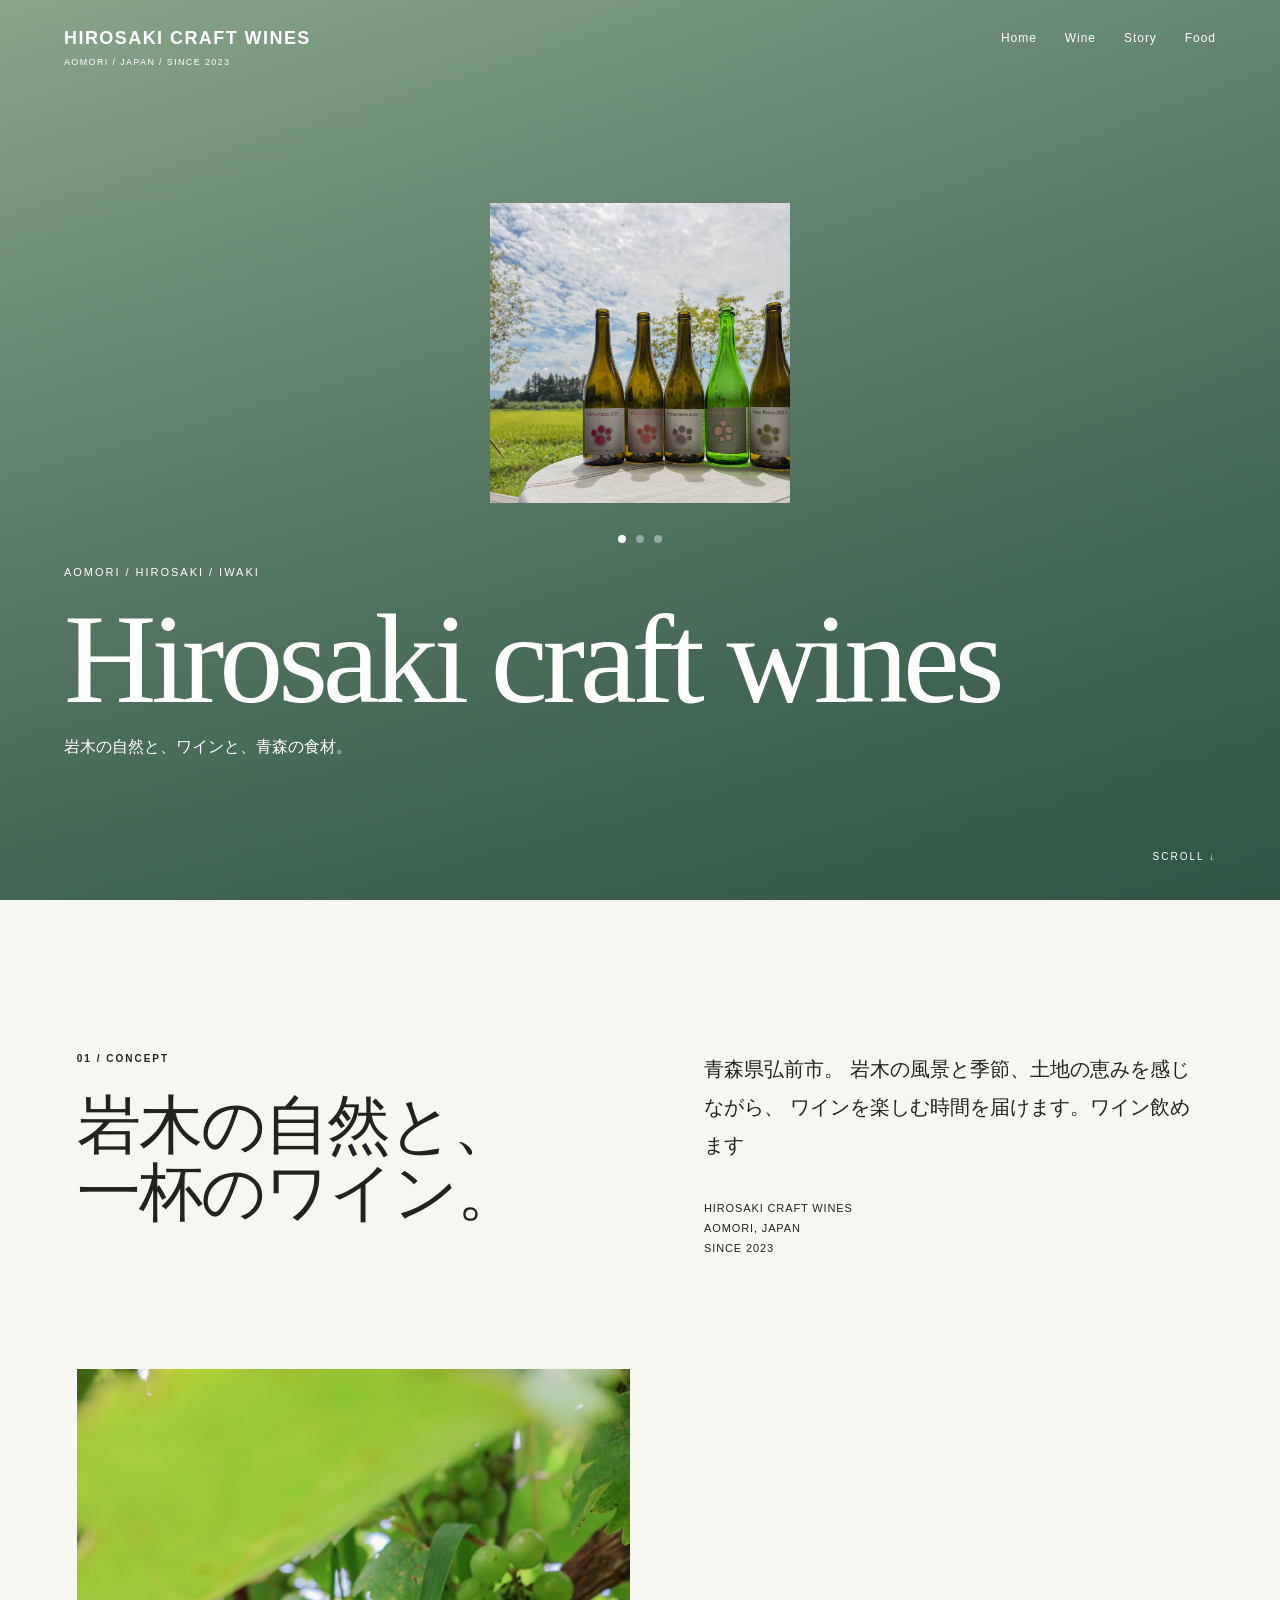
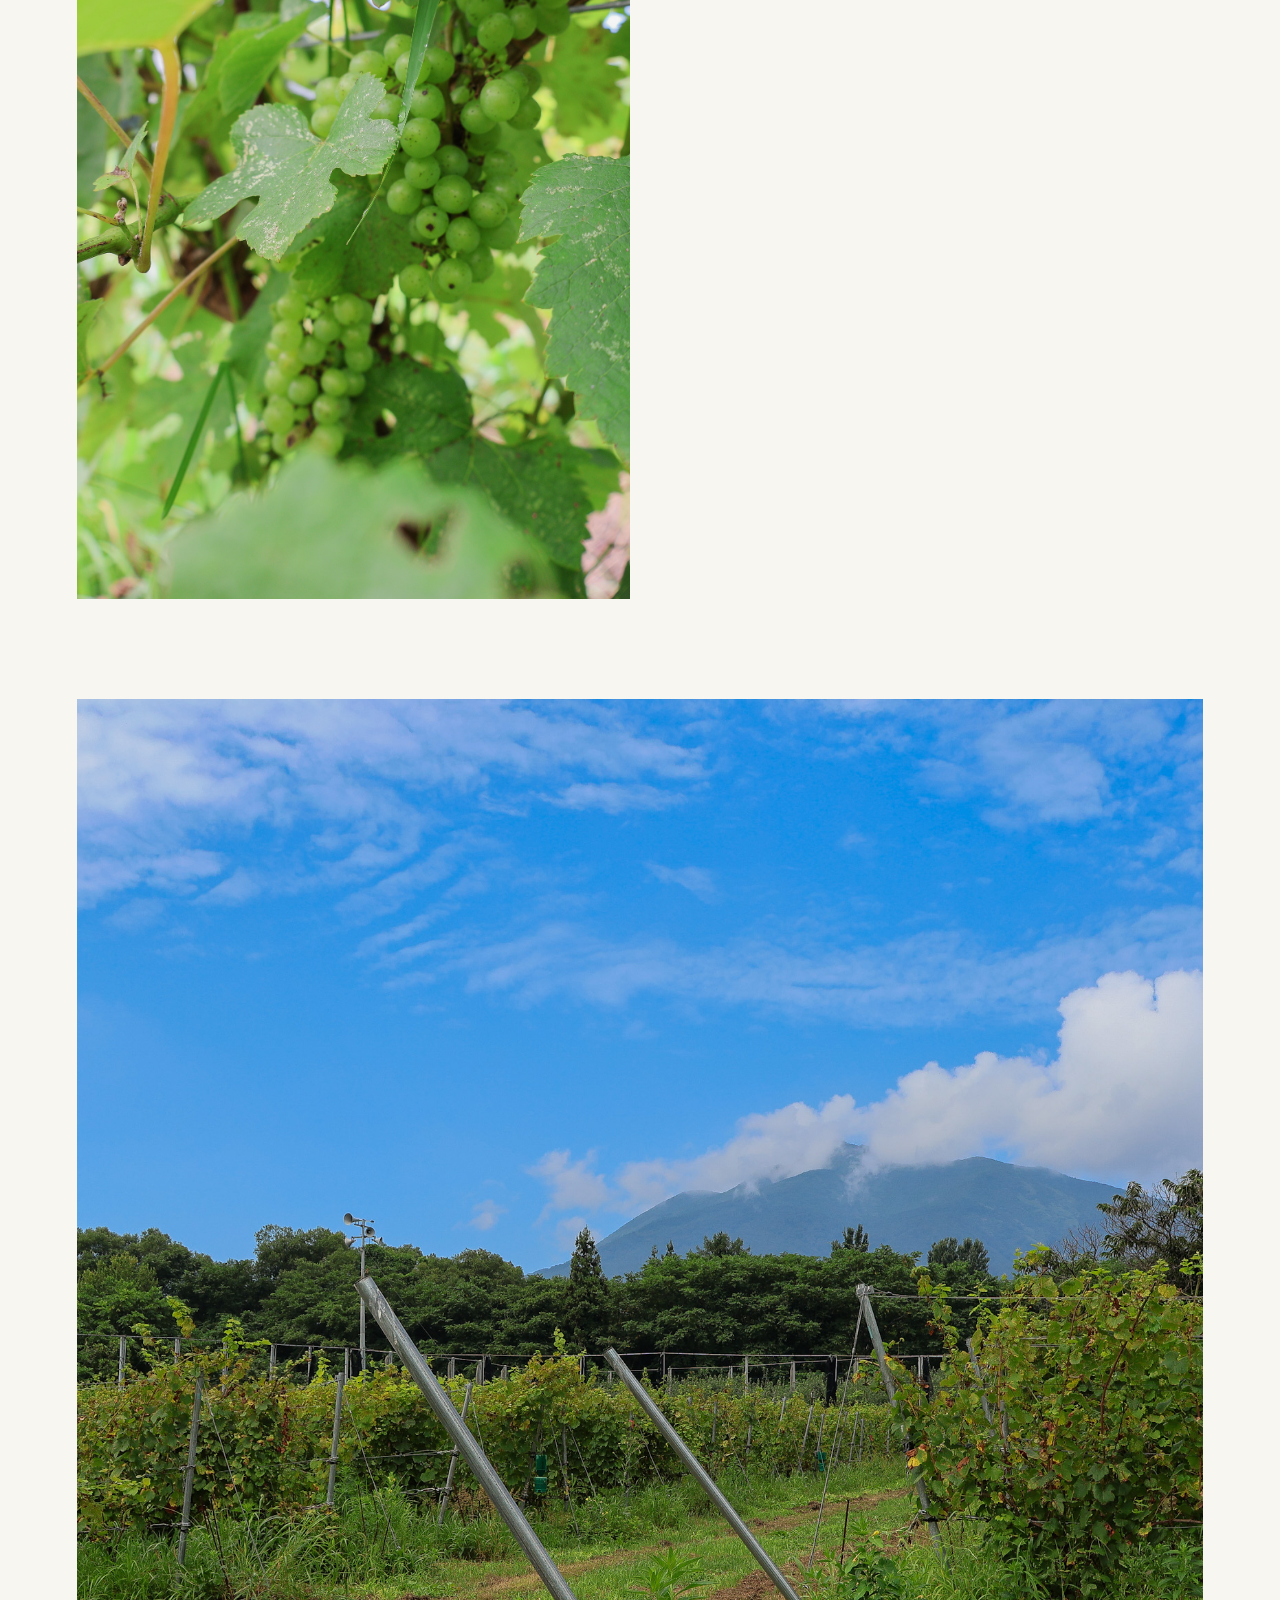
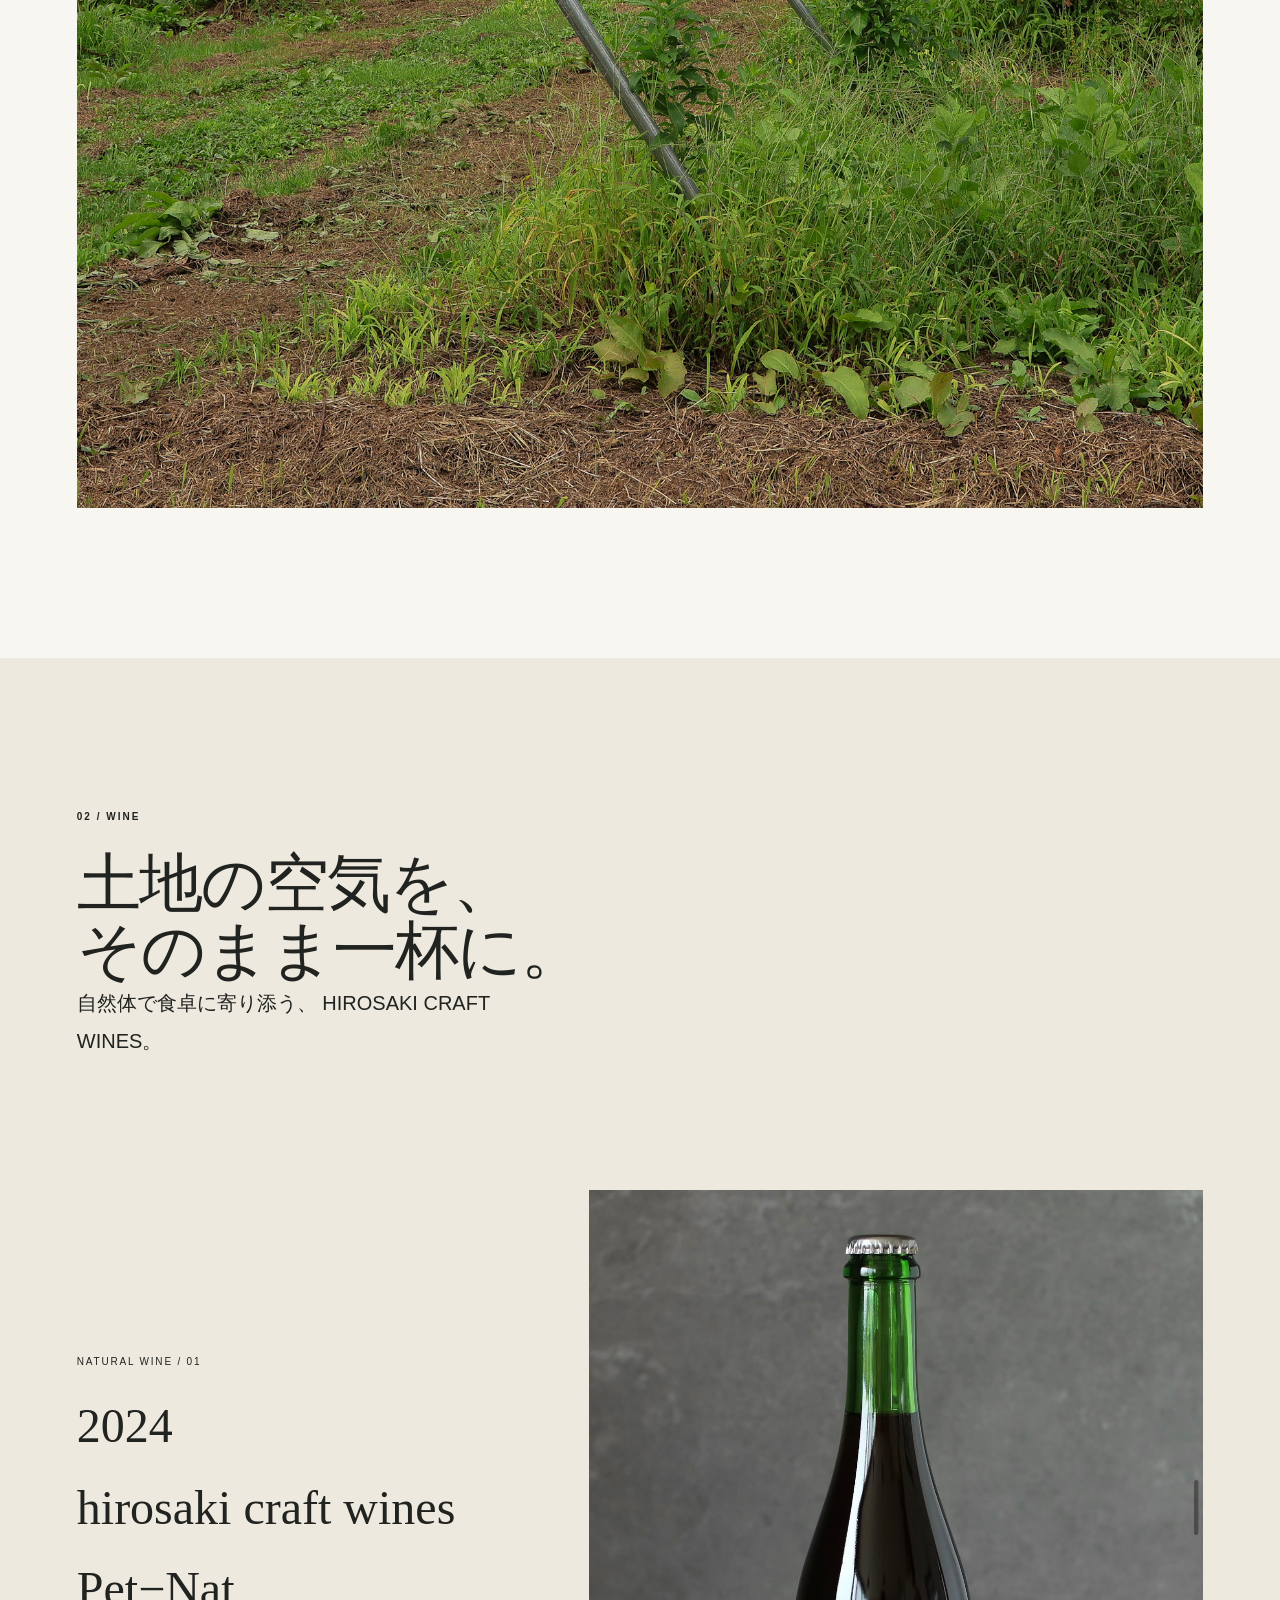
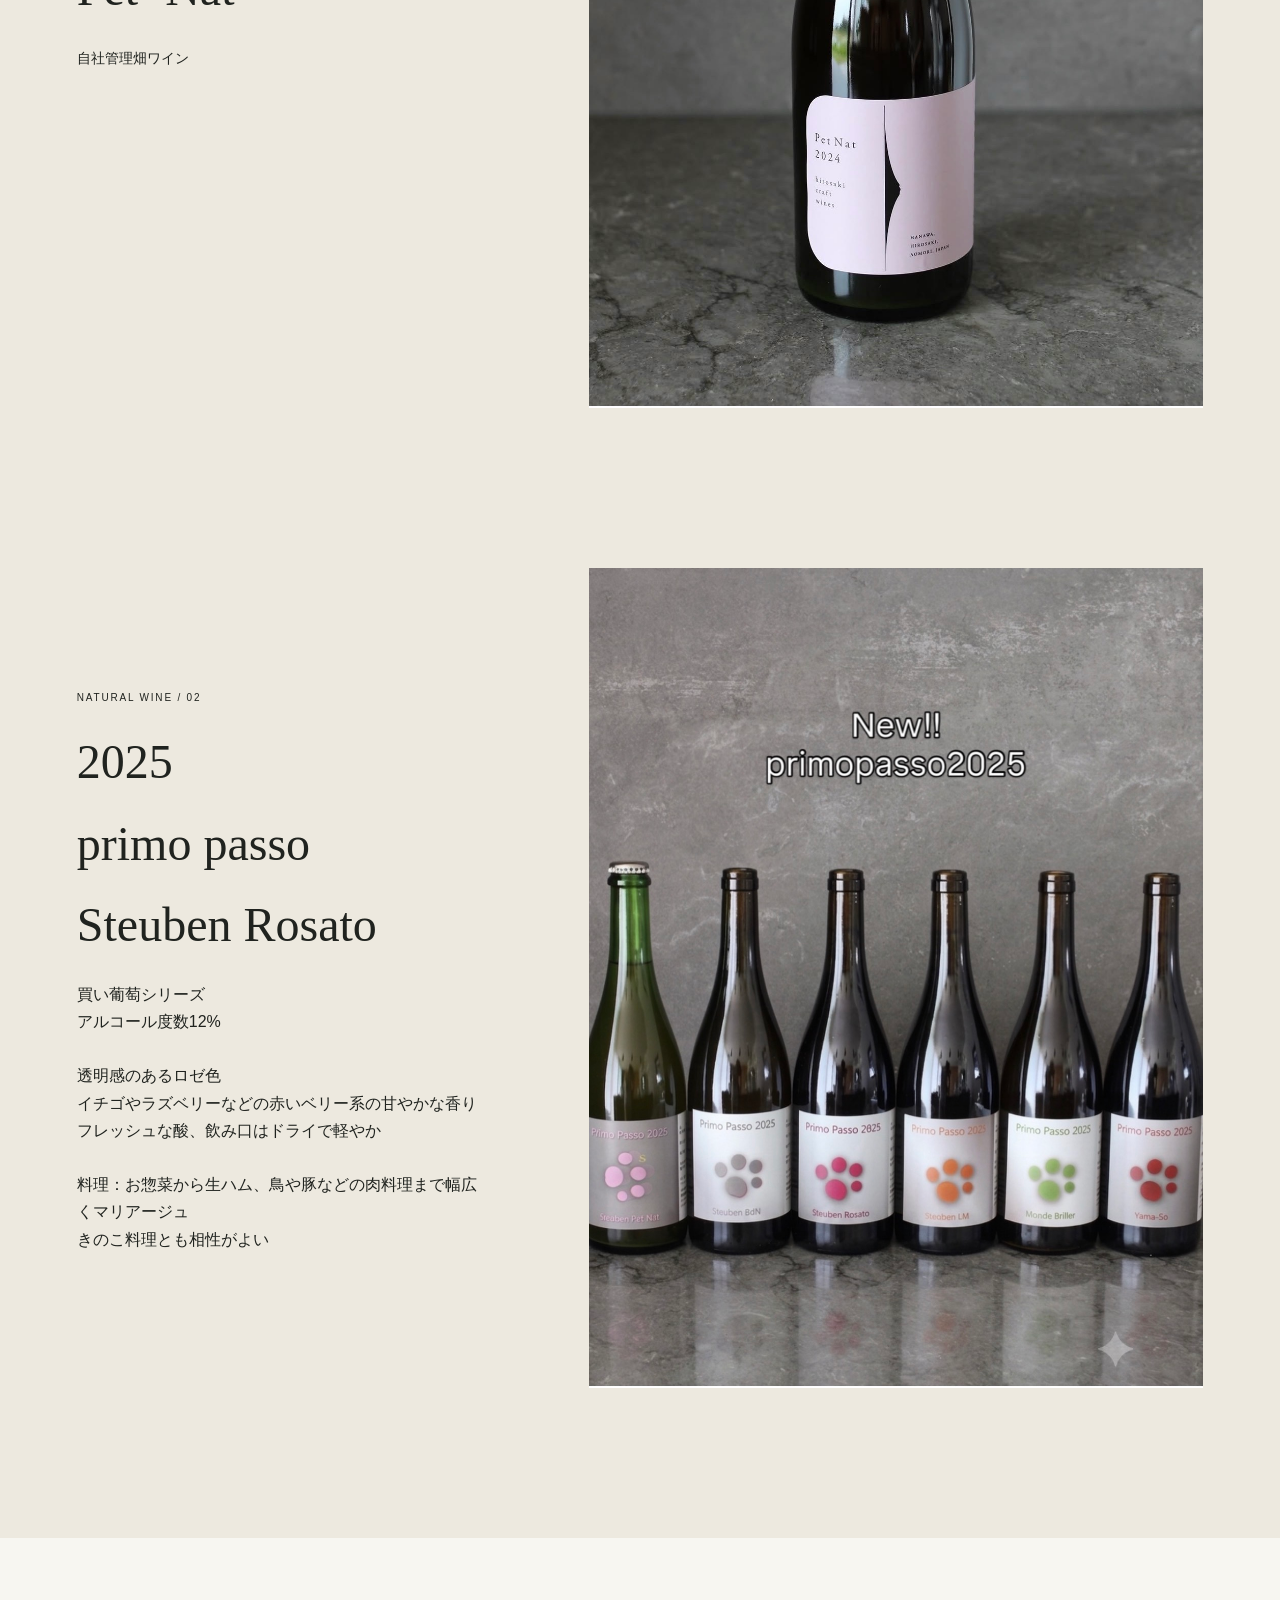
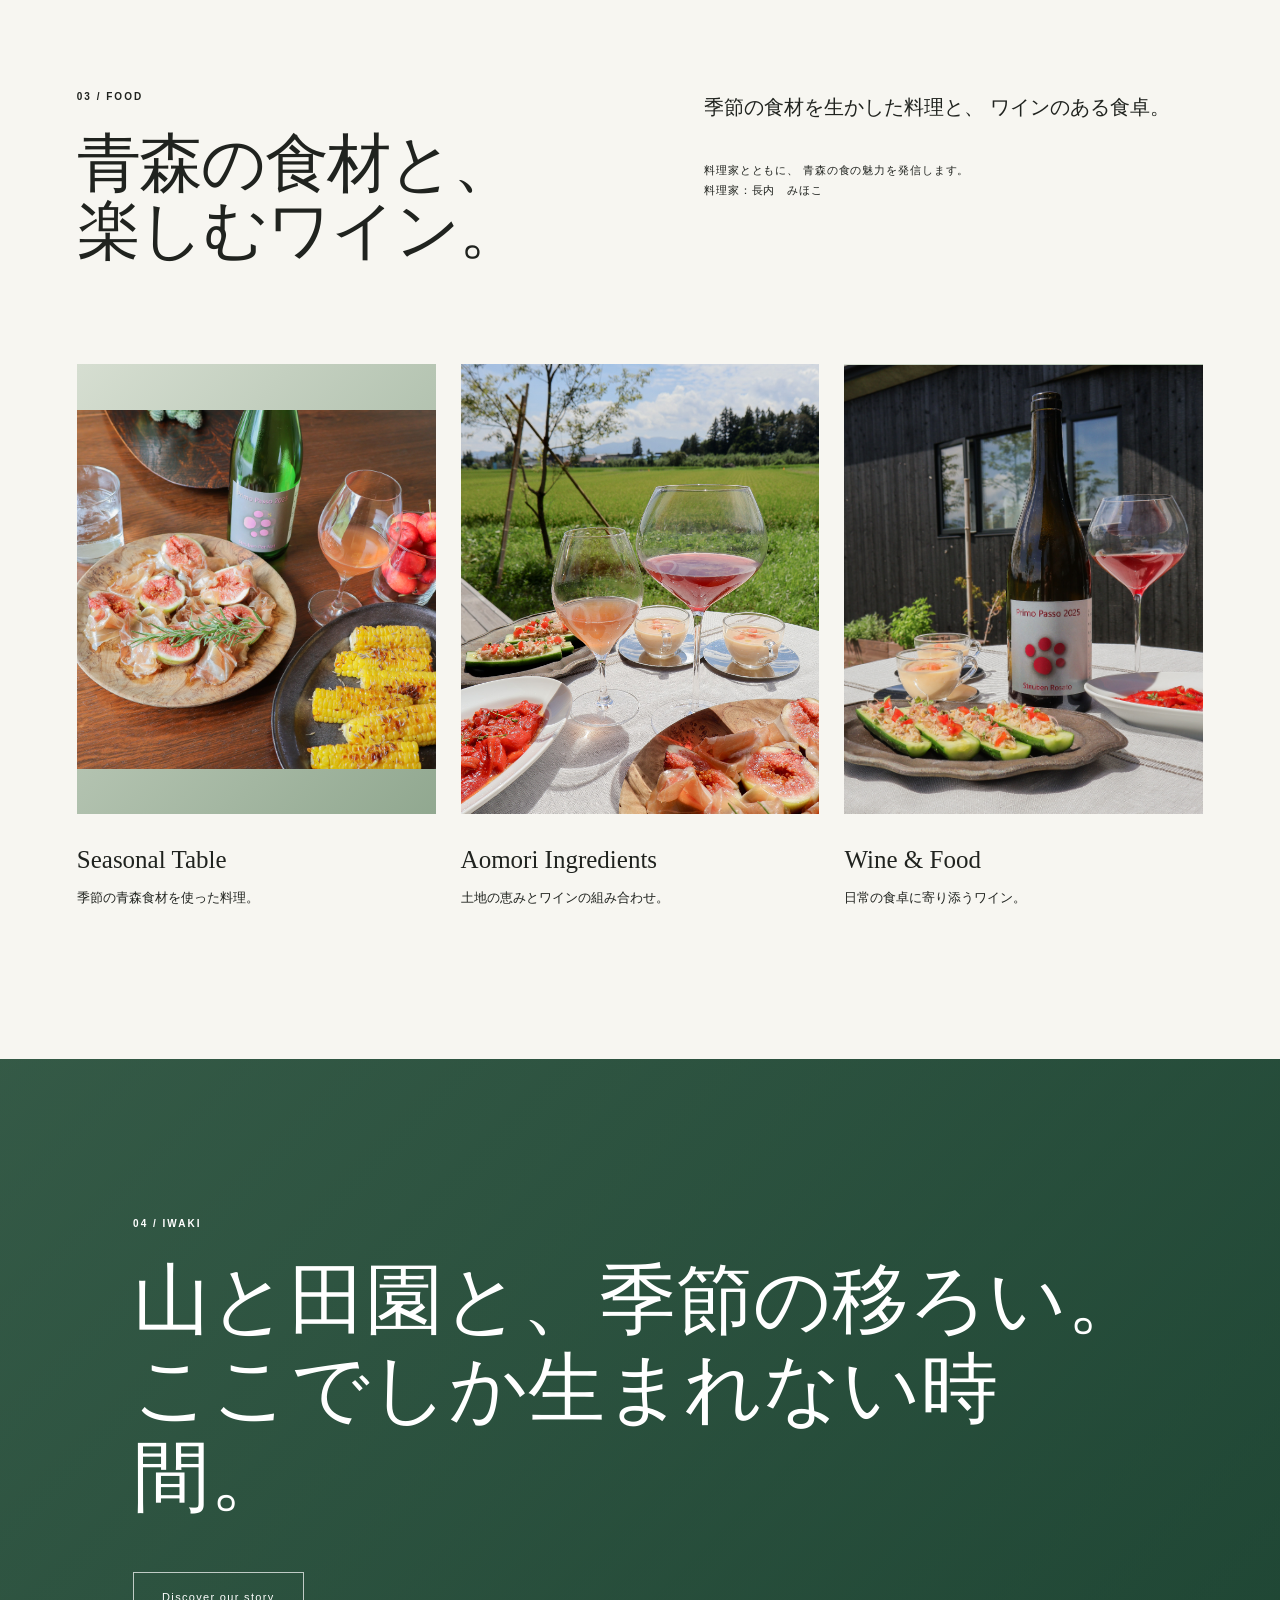
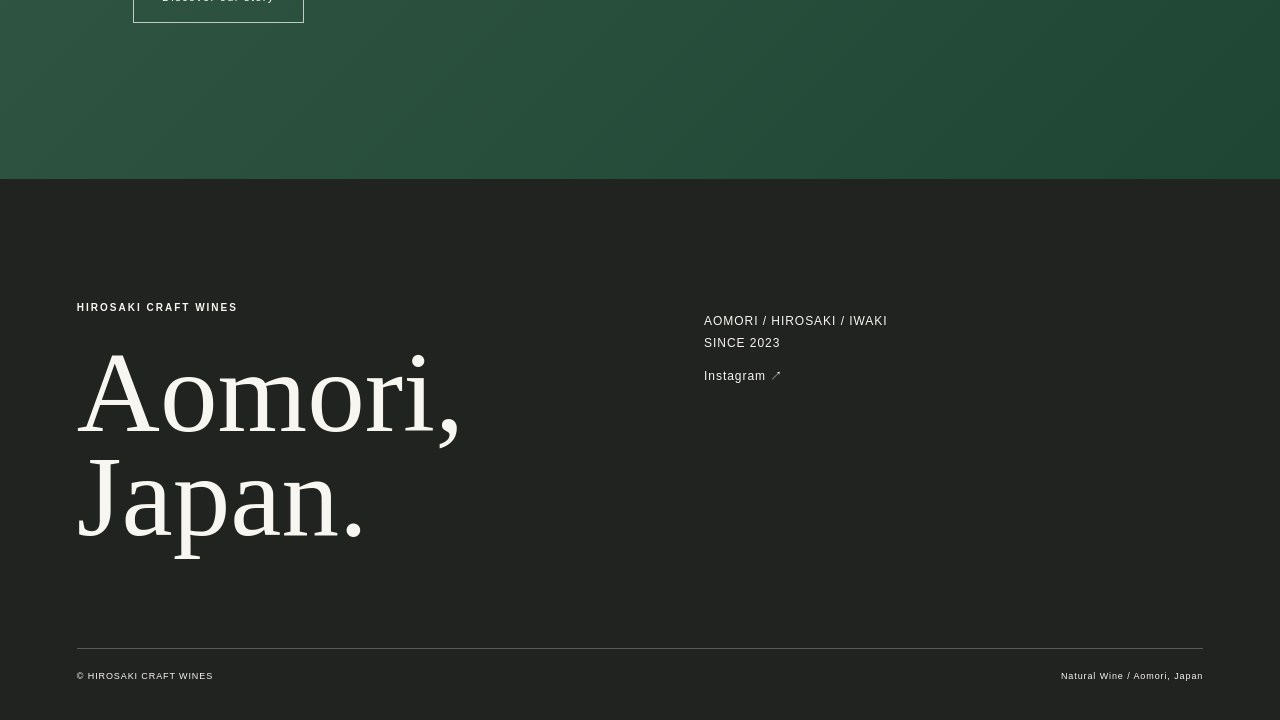
<file: index.html>
<!doctype html>
<html lang="ja">

<head>
   <meta charset="utf-8">
   <meta name="viewport" content="width=device-width,initial-scale=1">

   <title>HIROSAKI CRAFT WINES</title>

   <link rel="stylesheet" href="style.css">
</head>

<body>

   <header class="header">

       <a class="logo" href="index.html">
           HIROSAKI CRAFT WINES
           <small>AOMORI / JAPAN / SINCE 2023</small>
       </a>

       <nav class="menu">
           <a href="index.html">Home</a>
           <a href="wine.html">Wine</a>
           <a href="story.html">Story</a>
           <a href="#food">Food</a>
       </nav>

   </header>


   <!-- HERO -->

   <section class="hero">

       <div class="hero-photo"></div>

       <div class="hero-inner">
<!-- PHOTO SLIDER -->

<div class="hero-slider">

 <div class="hero-slides">

   <div class="hero-slide active">
     <img src="IMG_5281.JPG" alt="Hirosaki Craft Wines">
   </div>

   <div class="hero-slide">
     <img src="IMG_2568.JPG" alt="Hirosaki Craft Wines">
   </div>

   <div class="hero-slide">
     <img src="IMG_2379.JPG" alt="Iwaki">
   </div>

 </div>

 <div class="slider-dots">
   <button class="dot active"></button>
   <button class="dot"></button>
   <button class="dot"></button>
 </div>

</div>

           <div class="eyebrow">
               Aomori / Hirosaki / Iwaki
           </div>

           <h1>
               Hirosaki craft wines
           </h1>

           <p>
               岩木の自然と、ワインと、青森の食材。
           </p>

       </div>

       <div class="scroll">
           SCROLL ↓
       </div>

   </section>


   <!-- CONCEPT -->

   <section class="section">

       <div class="intro">

           <div>

               <div class="kicker">
                   01 / Concept
               </div>

               <h2>
                   岩木の自然と、<br>
                   一杯のワイン。
               </h2>

           </div>


           <div>

               <p class="lead">
                   青森県弘前市。
                   岩木の風景と季節、土地の恵みを感じながら、
                   ワインを楽しむ時間を届けます。ワイン飲めます
               </p>

               <p class="small-copy">
                   HIROSAKI CRAFT WINES<br>
                   AOMORI, JAPAN<br>
                   SINCE 2023
               </p>

           </div>

       </div>


       <div class="image-grid">

           <div class="image-box">
               <img src="IMG_2224.JPG" alt="岩木の自然">
           </div>

       </div>
       </div>

       <div class="image-box tall">
           <img src="IMG_2220.JPG" alt="岩木の自然">
       </div>
       </div>
       </div>

       </div>

   </section>


   <!-- WINE -->

   <section class="section wine">

       <div class="kicker">
           02 / Wine
       </div>

       <h2>
           土地の空気を、<br>
           そのまま一杯に。
       </h2>

       <p class="lead">
           自然体で食卓に寄り添う、
           HIROSAKI CRAFT WINES。
       </p>


       <div class="product">

           <div>

               <div class="meta">
                   Natural Wine / 01
               </div>

               <h3>
                   2024<br>
                   hirosaki craft wines

                   Pet−Nat
               </h3>

               <p>
                   自社管理畑ワイン<br>
                   <br>
                   <br>
                   <br>
                   <br>
                   <br>
                   <br>
                  
            

               </p>

           </div>


           <div class="image-box">

               <div class="placeholder">
                   <img src="IMG_5672.JPG" alt="岩木の自然">
               </div>

           </div>

       </div>


       <div class="product">

           <div>

               <div class="meta">
                   Natural Wine / 02
               </div>

               <h3>
                   2025<br>
                   primo passo
                   <br>
                   Steuben Rosato
               </h3>
               買い葡萄シリーズ<br>
               アルコール度数12%<br>
               <br>
               透明感のあるロゼ色<br>
               イチゴやラズベリーなどの赤いベリー系の甘やかな香り<br>
               フレッシュな酸、飲み口はドライで軽やか<br>
               <br>
               料理：お惣菜から生ハム、鳥や豚などの肉料理まで幅広くマリアージュ<br>
               きのこ料理とも相性がよい

               <p>

               </p>

           </div>


           <div class="image-box">

               <div class="placeholder">
                   <img src="IMG_5671.JPG" alt="岩木の自然">
               </div>

           </div>

       </div>

   </section>


   <!-- FOOD -->

   <section id="food" class="section alt">

       <div class="intro">

           <div>

               <div class="kicker">
                   03 / Food
               </div>

               <h2>
                   青森の食材と、<br>
                   楽しむワイン。
               </h2>

           </div>


           <div>

               <p class="lead">
                   季節の食材を生かした料理と、
                   ワインのある食卓。
               </p>

               <p class="small-copy">
                   料理家とともに、
                   青森の食の魅力を発信します。<br>
				   料理家：長内　みほこ
               </p>

           </div>

       </div>


       <div class="cards">

           <article class="card">

               <div class="card-image">
                   <div class="placeholder">
                       <img src="IMG_2417.JPG" alt="岩木の自然">
                   </div>
               </div>

               <h3>
                   Seasonal Table
               </h3>

               <p>
                   季節の青森食材を使った料理。
               </p>

           </article>


           <article class="card">

               <div class="card-image">
                   <div class="placeholder">
                       <img src="IMG_2379.JPG" alt="岩木の自然">
                   </div>
               </div>

               <h3>
                   Aomori Ingredients
               </h3>

               <p>
                   土地の恵みとワインの組み合わせ。
               </p>

           </article>


           <article class="card">

               <div class="card-image">
                   <div class="placeholder">
                       <img src="IMG_2354.JPG" alt="岩木の自然">
                   </div>
               </div>

               <h3>
                   Wine & Food
               </h3>

               <p>
                   日常の食卓に寄り添うワイン。
               </p>

           </article>

       </div>

   </section>


   <!-- IWAKI -->

   <section class="section green">

       <div class="quote">

           <div class="kicker">
               04 / Iwaki
           </div>

           <p>
               山と田園と、季節の移ろい。<br>
               ここでしか生まれない時間。
           </p>

           <a class="button" href="story.html">
               Discover our story
           </a>

       </div>

   </section>


   <!-- FOOTER -->

   <footer class="footer">

       <div class="footer-top">

           <div>

               <div class="kicker">
                   HIROSAKI CRAFT WINES
               </div>

               <h2>
                   Aomori,<br>
                   Japan.
               </h2>

           </div>


           <div>

               <p>
                   AOMORI / HIROSAKI / IWAKI<br>
                   SINCE 2023
               </p>

               <p>
                   <a href="https://www.instagram.com/hirosaki_craft_wines/" target="_blank">
                       Instagram ↗
                   </a>
               </p>

           </div>

       </div>


       <div class="footer-bottom">

           <span>
               © HIROSAKI CRAFT WINES
           </span>

           <span>
               Natural Wine / Aomori, Japan
           </span>

       </div>

   </footer>

<script>

const slides = document.querySelectorAll(".hero-slide");
const dots = document.querySelectorAll(".dot");

let current = 0;

function showSlide(index) {

 slides.forEach((slide) => {
   slide.classList.remove("active");
 });

 dots.forEach((dot) => {
   dot.classList.remove("active");
 });

 slides[index].classList.add("active");
 dots[index].classList.add("active");

 current = index;
}


function nextSlide() {

 let next = current + 1;

 if (next >= slides.length) {
   next = 0;
 }

 showSlide(next);
}


/* 自動切り替え */

setInterval(nextSlide, 4000);


/* ドットを押したら切り替え */

dots.forEach((dot, index) => {

 dot.addEventListener("click", () => {
   showSlide(index);
 });

});


/* スワイプ */

let startX = 0;

const slider = document.querySelector(".hero-slider");

slider.addEventListener("touchstart", (e) => {
 startX = e.touches[0].clientX;
});


slider.addEventListener("touchend", (e) => {

 const endX = e.changedTouches[0].clientX;

 const distance = endX - startX;

 if (Math.abs(distance) > 50) {

   if (distance < 0) {
     nextSlide();
   } else {

     let prev = current - 1;

     if (prev < 0) {
       prev = slides.length - 1;
     }

     showSlide(prev);
   }

 }

});

</script>
</body>

</html>
</file>
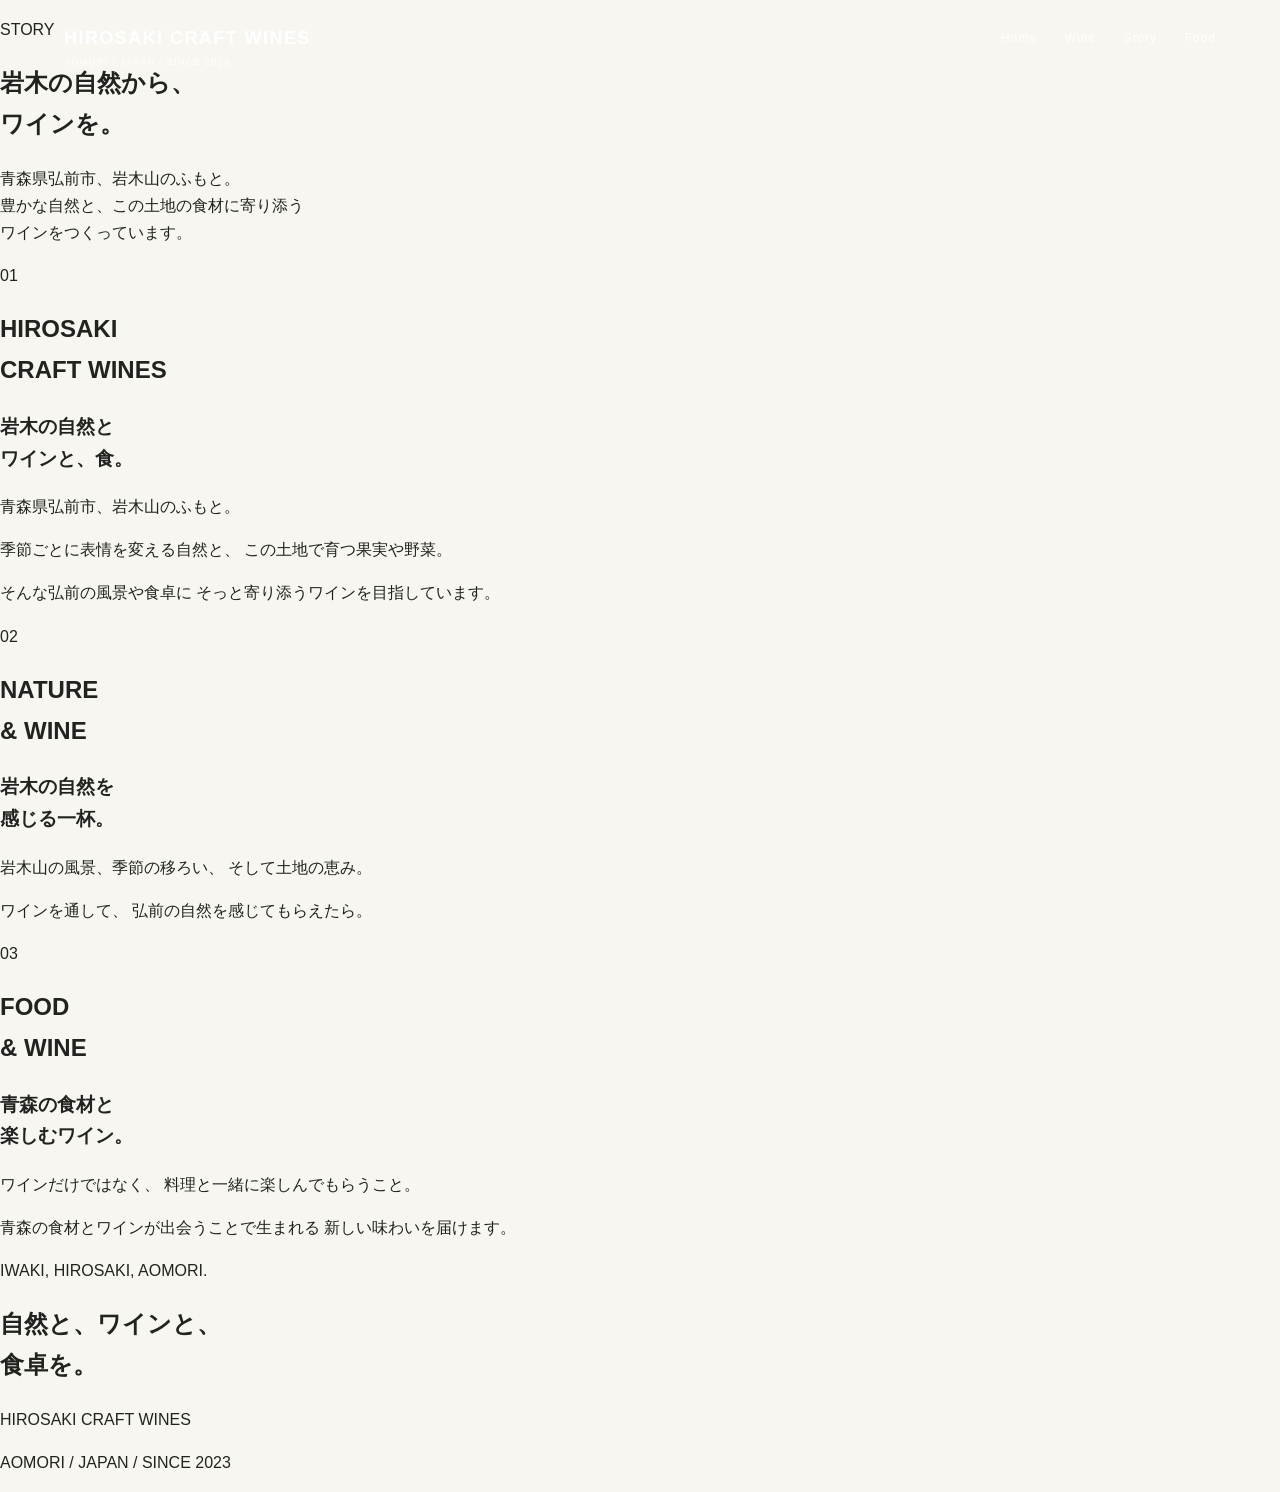
<file: story.html>
<!doctype html>
<html lang="ja">

<head>
<meta charset="utf-8">
<meta name="viewport" content="width=device-width, initial-scale=1">

<title>STORY | HIROSAKI CRAFT WINES</title>

<link rel="stylesheet" href="style.css">
</head>

<body>

<header class="header">

<a class="logo" href="index.html">
HIROSAKI CRAFT WINES
<small>AOMORI / JAPAN / SINCE 2023</small>
</a>

<nav class="menu">
<a href="index.html">Home</a>
<a href="wine.html">Wine</a>
<a href="story.html">Story</a>
<a href="index.html#food">Food</a>
</nav>

</header>


<main>

<section class="story-hero">

<div class="story-hero-text">

<p class="small-title">STORY</p>

<h1>
岩木の自然から、<br>
ワインを。
</h1>

<p>
青森県弘前市、岩木山のふもと。<br>
豊かな自然と、この土地の食材に寄り添う<br>
ワインをつくっています。
</p>

</div>

</section>


<section class="story-section">

<div class="story-title">

<p>01</p>

<h2>
HIROSAKI<br>
CRAFT WINES
</h2>

</div>


<div class="story-text">

<h3>
岩木の自然と<br>
ワインと、食。
</h3>

<p>
青森県弘前市、岩木山のふもと。
</p>

<p>
季節ごとに表情を変える自然と、
この土地で育つ果実や野菜。
</p>

<p>
そんな弘前の風景や食卓に
そっと寄り添うワインを目指しています。
</p>

</div>

</section>


<section class="story-section reverse">

<div class="story-title">

<p>02</p>

<h2>
NATURE<br>
& WINE
</h2>

</div>


<div class="story-text">

<h3>
岩木の自然を<br>
感じる一杯。
</h3>

<p>
岩木山の風景、季節の移ろい、
そして土地の恵み。
</p>

<p>
ワインを通して、
弘前の自然を感じてもらえたら。
</p>

</div>

</section>


<section class="story-section">

<div class="story-title">

<p>03</p>

<h2>
FOOD<br>
& WINE
</h2>

</div>


<div class="story-text">

<h3>
青森の食材と<br>
楽しむワイン。
</h3>

<p>
ワインだけではなく、
料理と一緒に楽しんでもらうこと。
</p>

<p>
青森の食材とワインが出会うことで生まれる
新しい味わいを届けます。
</p>

</div>

</section>


<section class="story-message">

<p>
IWAKI, HIROSAKI, AOMORI.
</p>

<h2>
自然と、ワインと、<br>
食卓を。
</h2>

</section>

</main>


<footer>

<p>HIROSAKI CRAFT WINES</p>
<p>AOMORI / JAPAN / SINCE 2023</p>

</footer>

</body>
</html>
</file>
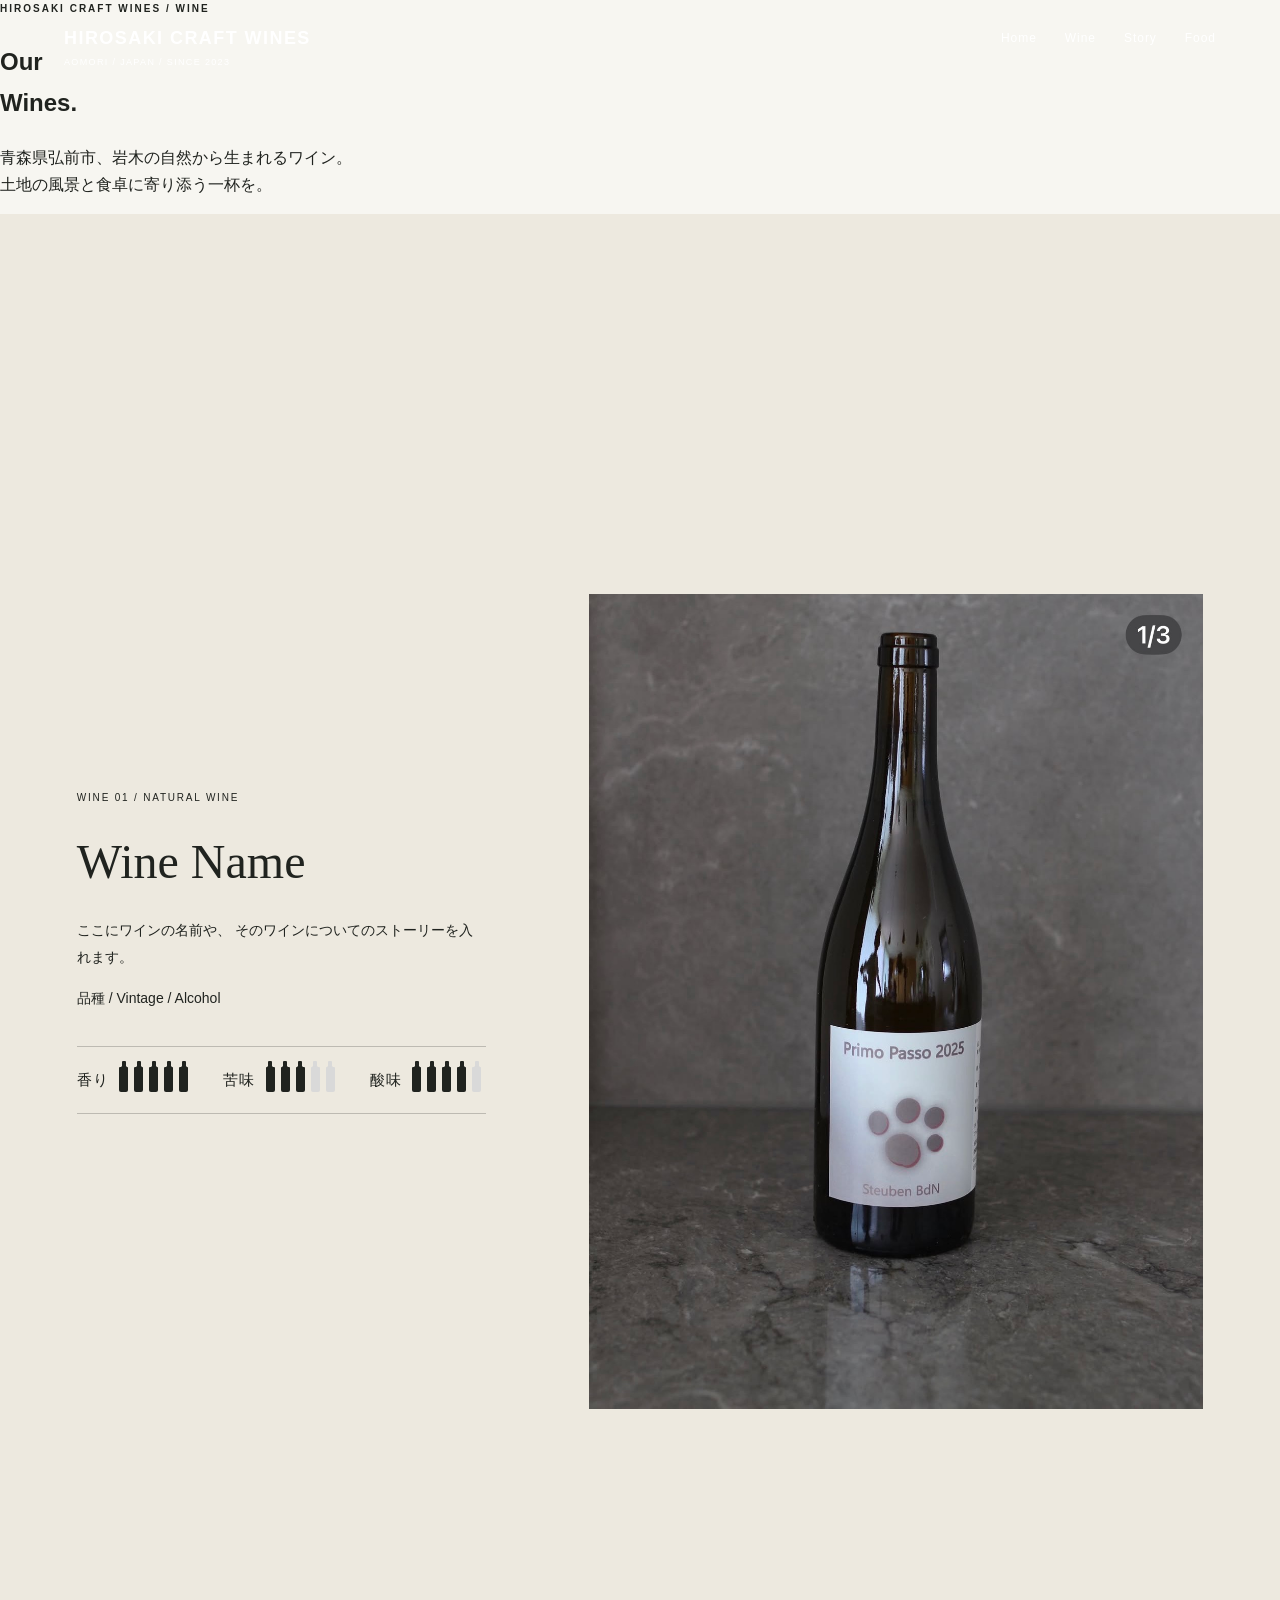
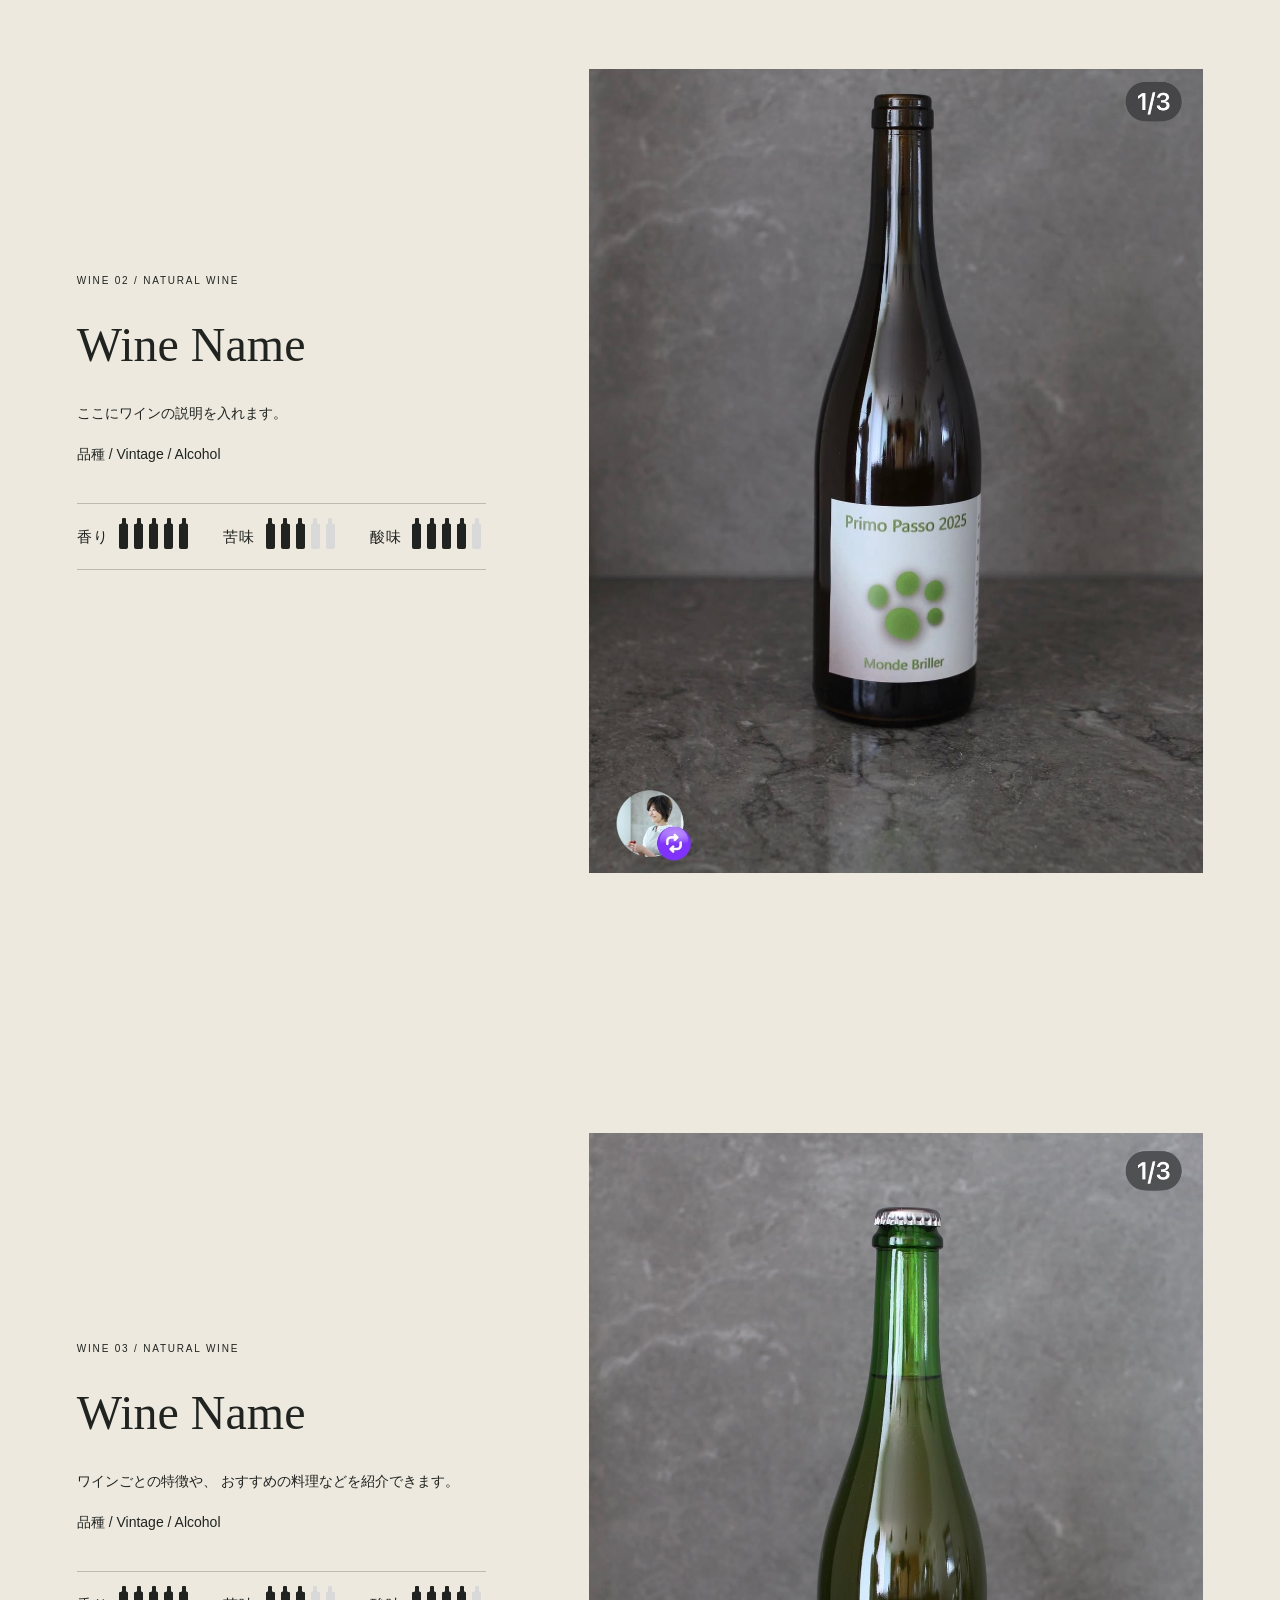
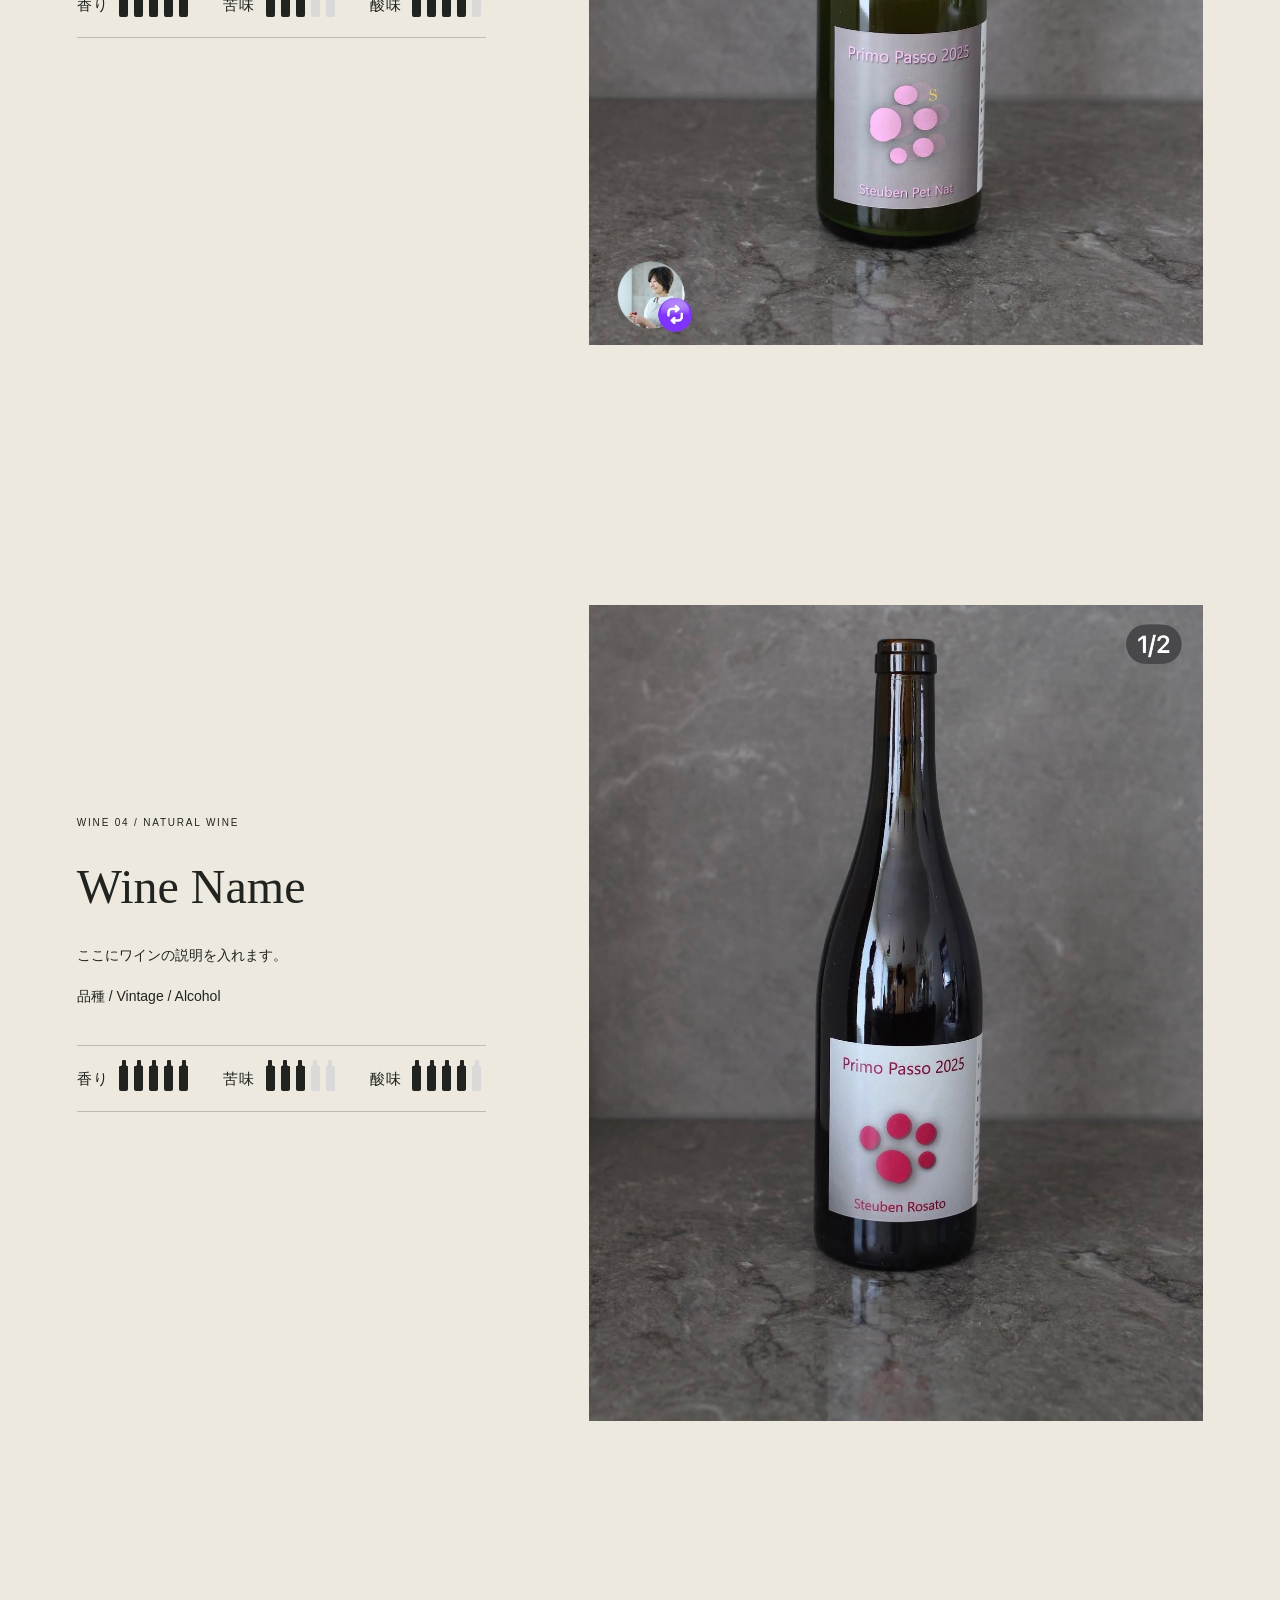
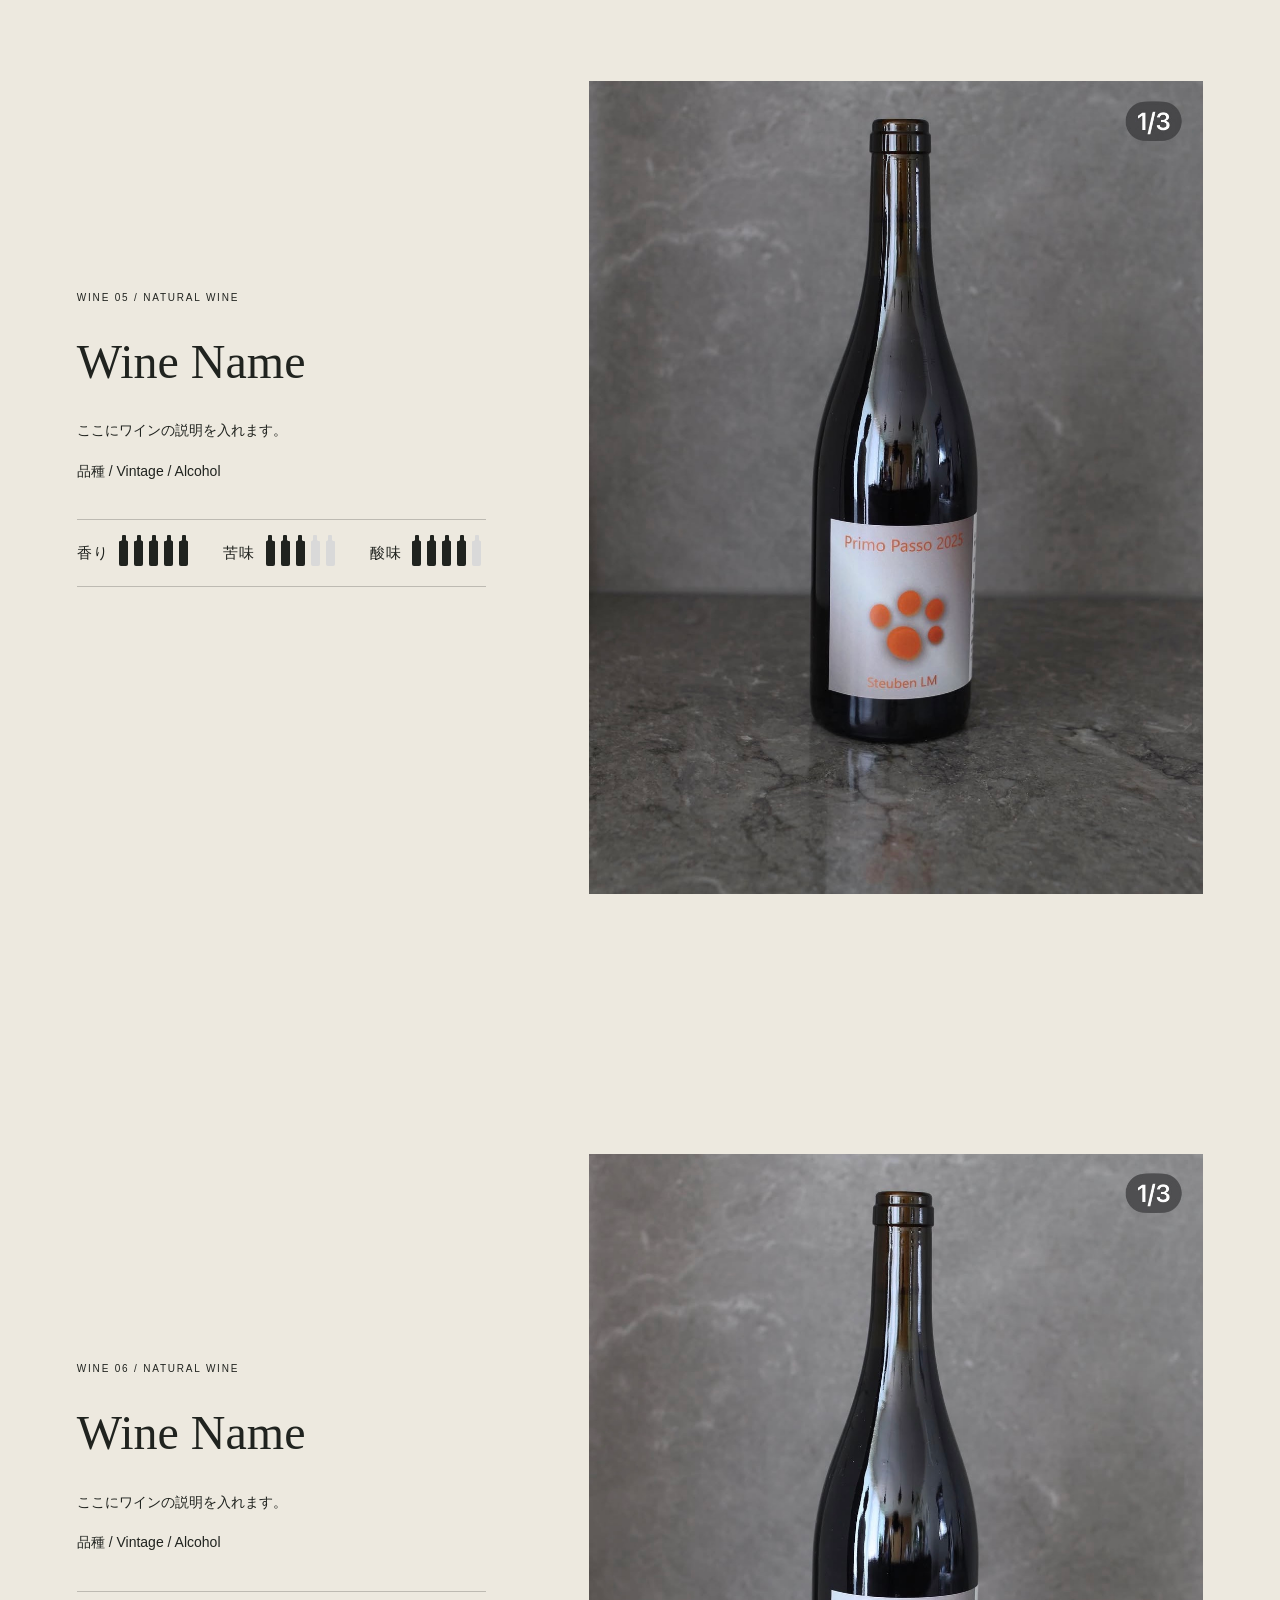
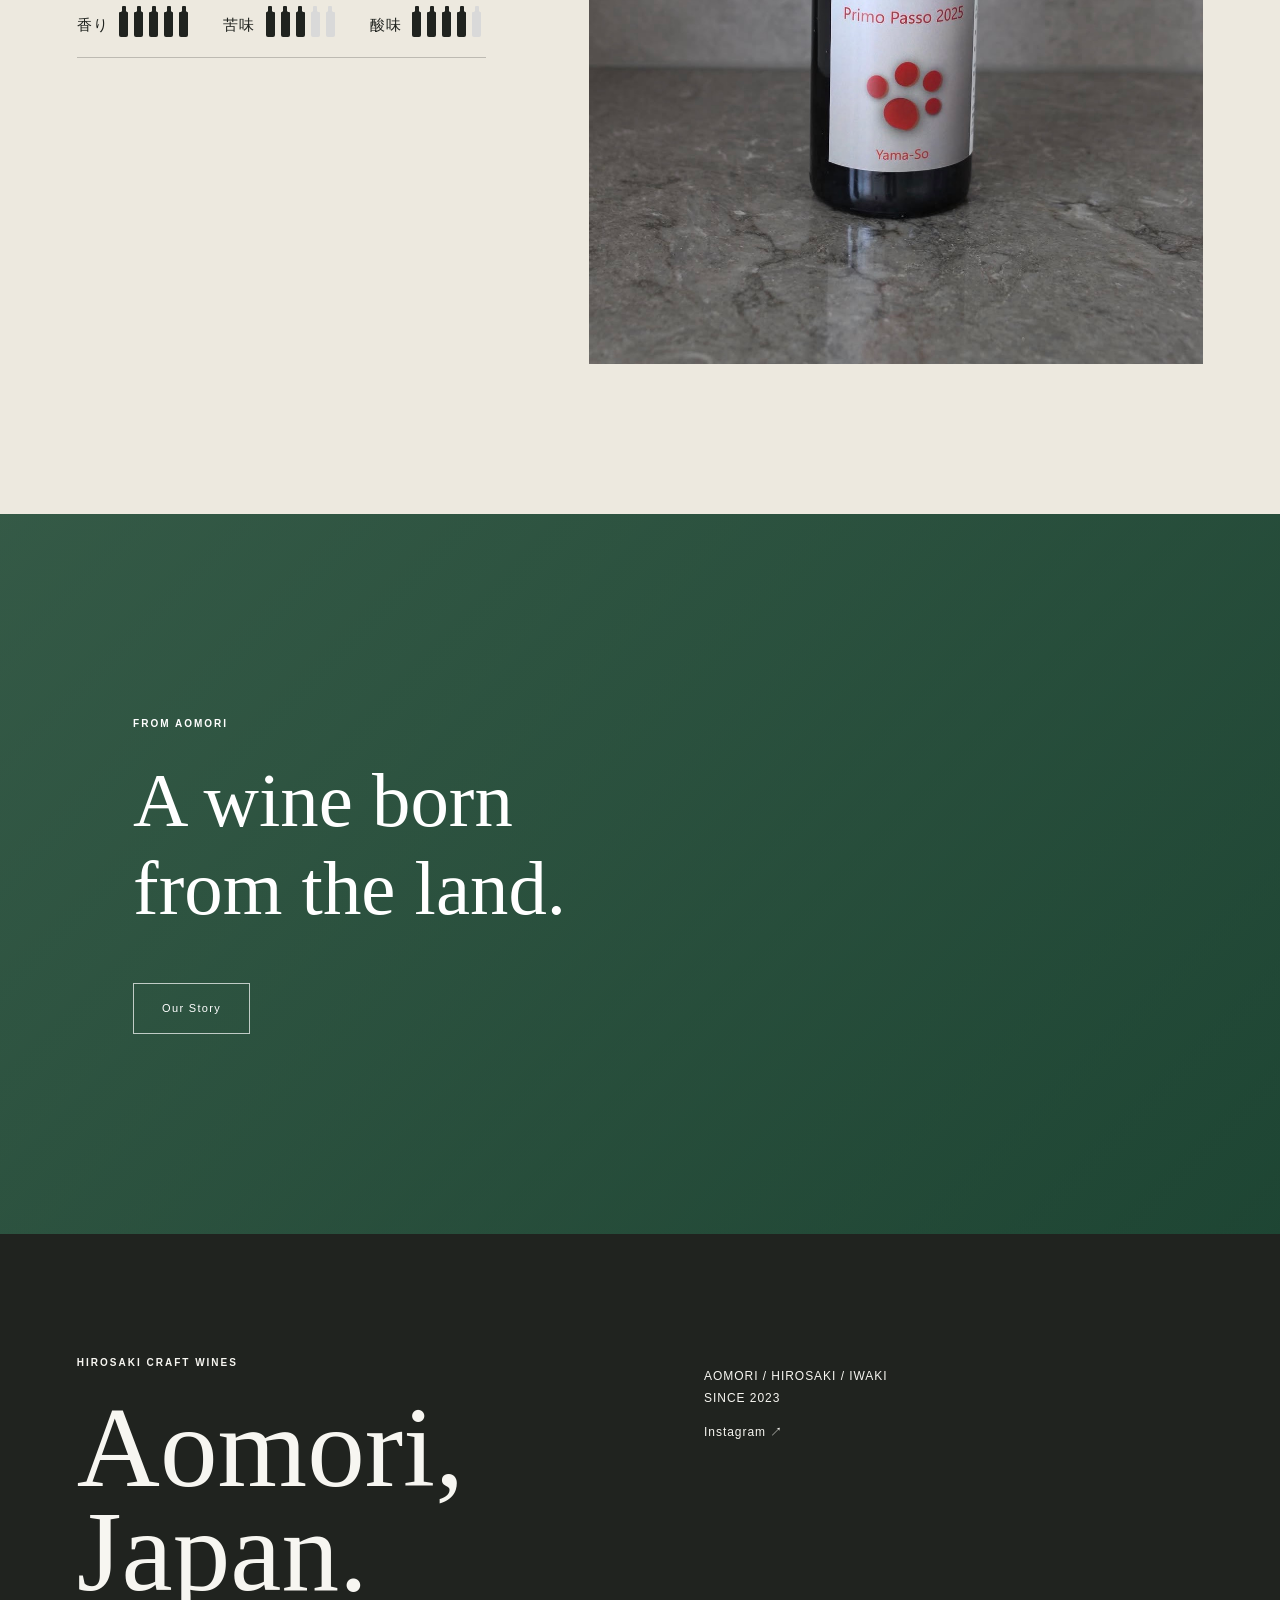
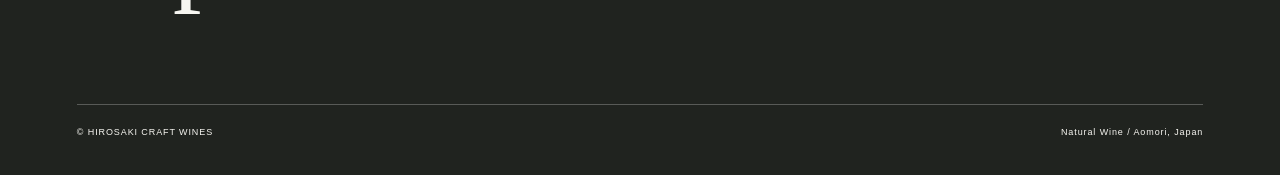
<file: wine.html>
<!doctype html>
<html lang="ja">

<head>

<meta charset="utf-8">

<meta name="viewport" content="width=device-width, initial-scale=1">

<title>WINE | HIROSAKI CRAFT WINES</title>

<link rel="stylesheet" href="style.css">

</head>


<body>


<header class="header">

<a class="logo" href="index.html">

HIROSAKI CRAFT WINES

<small>
AOMORI / JAPAN / SINCE 2023
</small>

</a>


<nav class="menu">

<a href="index.html">
Home
</a>

<a href="wine.html">
Wine
</a>

<a href="story.html">
Story
</a>

<a href="index.html#food">
Food
</a>

</nav>

</header>



<main>


<!-- WINE HERO -->

<section class="page-hero">

<div class="kicker">
HIROSAKI CRAFT WINES / WINE
</div>


<h1>
Our<br>
Wines.
</h1>


<p>
青森県弘前市、岩木の自然から生まれるワイン。
<br>
土地の風景と食卓に寄り添う一杯を。
</p>

</section>



<!-- WINE 01 -->

<section class="section wine">


<div class="product">


<div>

<div class="meta">
WINE 01 / NATURAL WINE
</div>


<h3>
Wine Name
</h3>


<p>
ここにワインの名前や、
そのワインについてのストーリーを入れます。
</p>


<p>
品種 / Vintage / Alcohol
</p>
<div class="wine-profile">

  <div class="profile-item">
    <span class="profile-label">香り</span>
    <div class="rating" data-level="5">
      <span></span><span></span><span></span><span></span><span></span>
    </div>
  </div>

  <div class="profile-item">
    <span class="profile-label">苦味</span>
    <div class="rating" data-level="3">
      <span></span><span></span><span></span><span></span><span></span>
    </div>
  </div>

  <div class="profile-item">
    <span class="profile-label">酸味</span>
    <div class="rating" data-level="4">
      <span></span><span></span><span></span><span></span><span></span>
    </div>
  </div>

</div>


</div>



<div class="image-box tall">

<div class="placeholder">
<img src="IMG_5556.jpg" alt="Wine 01">
</div>

</div>


</div>



<!-- WINE 02 -->

<div class="product">


<div>

<div class="meta">
WINE 02 / NATURAL WINE
</div>


<h3>
Wine Name
</h3>


<p>
ここにワインの説明を入れます。
</p>


<p>
品種 / Vintage / Alcohol
</p>
<div class="wine-profile">

  <div class="profile-item">
    <span class="profile-label">香り</span>
    <div class="rating" data-level="5">
      <span></span><span></span><span></span><span></span><span></span>
    </div>
  </div>

  <div class="profile-item">
    <span class="profile-label">苦味</span>
    <div class="rating" data-level="3">
      <span></span><span></span><span></span><span></span><span></span>
    </div>
  </div>

  <div class="profile-item">
    <span class="profile-label">酸味</span>
    <div class="rating" data-level="4">
      <span></span><span></span><span></span><span></span><span></span>
    </div>
  </div>

</div>

</div>



<div class="image-box tall">

<div class="placeholder">
<img src="IMG_5555.jpg" alt="Wine 01">
</div>

</div>


</div>



<!-- WINE 03 -->

<div class="product">


<div>

<div class="meta">
WINE 03 / NATURAL WINE
</div>


<h3>
Wine Name
</h3>


<p>
ワインごとの特徴や、
おすすめの料理などを紹介できます。
</p>


<p>
品種 / Vintage / Alcohol
</p>
<div class="wine-profile">

 <div class="profile-item">
   <span class="profile-label">香り</span>
   <div class="rating" data-level="5">
     <span></span><span></span><span></span><span></span><span></span>
   </div>
 </div>

 <div class="profile-item">
   <span class="profile-label">苦味</span>
   <div class="rating" data-level="3">
     <span></span><span></span><span></span><span></span><span></span>
   </div>
 </div>

 <div class="profile-item">
   <span class="profile-label">酸味</span>
   <div class="rating" data-level="4">
     <span></span><span></span><span></span><span></span><span></span>
   </div>
 </div>

</div>



</div>



<div class="image-box tall">

<div class="placeholder">
<img src="IMG_5554.jpg" alt="Wine 01">
</div>

</div>


</div>
<!-- WINE 04 -->

<div class="product">

 <div>

   <div class="meta">
     WINE 04 / NATURAL WINE
   </div>

   <h3>
     Wine Name
   </h3>

   <p>
     ここにワインの説明を入れます。
   </p>

   <p>
     品種 / Vintage / Alcohol
   </p>
   <div class="wine-profile">

 <div class="profile-item">
   <span class="profile-label">香り</span>
   <div class="rating" data-level="5">
     <span></span><span></span><span></span><span></span><span></span>
   </div>
 </div>

 <div class="profile-item">
   <span class="profile-label">苦味</span>
   <div class="rating" data-level="3">
     <span></span><span></span><span></span><span></span><span></span>
   </div>
 </div>

 <div class="profile-item">
   <span class="profile-label">酸味</span>
   <div class="rating" data-level="4">
     <span></span><span></span><span></span><span></span><span></span>
   </div>
 </div>

</div>



 </div>

 <div class="image-box tall">

   <div class="placeholder">
     <img src="IMG_5552.jpg" alt="Wine 01">
   </div>

 </div>

</div>


<!-- WINE 05 -->

<div class="product">

 <div>

   <div class="meta">
     WINE 05 / NATURAL WINE
   </div>

   <h3>
     Wine Name
   </h3>

   <p>
     ここにワインの説明を入れます。
   </p>

   <p>
     品種 / Vintage / Alcohol
   </p>
   <div class="wine-profile">

 <div class="profile-item">
   <span class="profile-label">香り</span>
   <div class="rating" data-level="5">
     <span></span><span></span><span></span><span></span><span></span>
   </div>
 </div>

 <div class="profile-item">
   <span class="profile-label">苦味</span>
   <div class="rating" data-level="3">
     <span></span><span></span><span></span><span></span><span></span>
   </div>
 </div>

 <div class="profile-item">
   <span class="profile-label">酸味</span>
   <div class="rating" data-level="4">
     <span></span><span></span><span></span><span></span><span></span>
   </div>
 </div>

</div>



 </div>

 <div class="image-box tall">

   <div class="placeholder">
     <img src="IMG_5551.jpg" alt="Wine 01">
   </div>

 </div>

</div>


<!-- WINE 06 -->

<div class="product">

 <div>

   <div class="meta">
     WINE 06 / NATURAL WINE
   </div>

   <h3>
     Wine Name
   </h3>

   <p>
     ここにワインの説明を入れます。
   </p>

   <p>
     品種 / Vintage / Alcohol
   </p>
   <div class="wine-profile">

 <div class="profile-item">
   <span class="profile-label">香り</span>
   <div class="rating" data-level="5">
     <span></span><span></span><span></span><span></span><span></span>
   </div>
 </div>

 <div class="profile-item">
   <span class="profile-label">苦味</span>
   <div class="rating" data-level="3">
     <span></span><span></span><span></span><span></span><span></span>
   </div>
 </div>

 <div class="profile-item">
   <span class="profile-label">酸味</span>
   <div class="rating" data-level="4">
     <span></span><span></span><span></span><span></span><span></span>
   </div>
 </div>

</div>



 </div>

 <div class="image-box tall">

   <div class="placeholder">
     <img src="IMG_5550.jpg" alt="Wine 01">
   </div>

 </div>

</div>


</section>



<!-- WINE MESSAGE -->

<section class="section green">


<div class="quote">


<div class="kicker">
FROM AOMORI
</div>


<p>
A wine born<br>
from the land.
</p>


<a
class="button"
href="story.html">

Our Story

</a>


</div>

</section>


</main>



<!-- FOOTER -->

<footer class="footer">


<div class="footer-top">


<div>

<div class="kicker">
HIROSAKI CRAFT WINES
</div>


<h2>
Aomori,<br>
Japan.
</h2>

</div>



<div>

<p>
AOMORI / HIROSAKI / IWAKI
<br>
SINCE 2023
</p>


<p>

<a
href="https://www.instagram.com/hirosaki_craft_wines/"
target="_blank">

Instagram ↗

</a>

</p>

</div>


</div>



<div class="footer-bottom">

<span>
© HIROSAKI CRAFT WINES
</span>


<span>
Natural Wine / Aomori, Japan
</span>

</div>


</footer>

<script>
document.querySelectorAll('.rating').forEach(rating => {
 const level = Number(rating.dataset.level);
 const icons = rating.querySelectorAll('span');

 icons.forEach((icon, index) => {
   if (index < level) {
     icon.classList.add('active');
   }
 });
});
</script>

</body>

</html>
</file>
<file: style.css>
/* ========================================
 HIROSAKI CRAFT WINES
 Main Style
======================================== */


/* ---------- BASIC ---------- */

* {
box-sizing: border-box;
}

html {
scroll-behavior: smooth;
}

body {
margin: 0;
background: #f7f6f1;
color: #20231f;
font-family:
  -apple-system,
  BlinkMacSystemFont,
  "Helvetica Neue",
  Arial,
  sans-serif;
line-height: 1.7;
}

a {
color: inherit;
text-decoration: none;
}

img {
display: block;
width: 100%;
}


/* ---------- HEADER ---------- */

.header {
position: absolute;
top: 0;
left: 0;
width: 100%;
padding: 28px 5vw;
display: flex;
justify-content: space-between;
align-items: flex-start;
z-index: 10;
color: white;
}

.logo {
font-size: 18px;
font-weight: 600;
letter-spacing: 0.08em;
line-height: 1.2;
}

.logo small {
display: block;
margin-top: 7px;
font-size: 9px;
letter-spacing: 0.15em;
font-weight: 400;
}

.menu {
display: flex;
gap: 28px;
font-size: 12px;
letter-spacing: 0.08em;
}

.menu a {
transition: opacity 0.3s ease;
}

.menu a:hover {
opacity: 0.5;
}


/* ---------- HERO ---------- */
/* ---------- HERO PHOTO SLIDER ---------- */

.hero-slider {
 width: 50%;
 max-width: 800px;

 margin: 0 auto 60px;

 position: relative;
}


.hero-slides {
 position: relative;

 width: 100%;
 height: 300px;

 overflow: hidden;
}


.hero-slide {
 position: absolute;

 inset: 0;

 opacity: 0;

 transition: opacity 0.8s ease;

 touch-action: pan-y;
}


.hero-slide.active {
 opacity: 1;
}


.hero-slide img {
 width: 100%;
 height: 100%;
 object-fit: contain; /* 枠の中に全体を綺麗に収める */
}

 object-fit: cover;
 object-position: center;

 display: block;
}


/* ---------- SLIDER DOTS ---------- */

.slider-dots {
 display: flex;
 justify-content: center;
 align-items: center;

 gap: 10px;

 margin-top: 18px;
}


.dot {
 width: 8px;
 height: 8px;

 padding: 0;

 border: 0;
 border-radius: 50%;

 background: rgba(255,255,255,0.4);

 cursor: pointer;
}


.dot.active {
 background: white;
}


.hero {
position: relative;
min-height: 100vh;
display: flex;
align-items: center;
overflow: hidden;
background:
  linear-gradient(
    rgba(20, 48, 38, 0.25),
    rgba(20, 48, 38, 0.55)
  );
color: white;
}


/*
写真を入れる場所

後でここを

background-image: url("images/iwa.jpg");

のように変更する
*/

.hero-photo {
position: absolute;
inset: 0;

background:
  linear-gradient(
    rgba(15, 55, 42, 0.15),
    rgba(15, 55, 42, 0.55)
  ),
  linear-gradient(
    135deg,
    #9eb99b,
    #567967
  );

background-size: cover;
background-position: center;
}


.hero-inner {
position: relative;
z-index: 2;
width: 90%;
max-width: 1200px;
margin: 0 auto;
padding-top: 80px;
}

.eyebrow {
margin-bottom: 20px;
font-size: 11px;
letter-spacing: 0.18em;
text-transform: uppercase;
}

.hero h1 {
margin: 0;
font-family: Georgia, "Times New Roman", serif;
font-size: clamp(60px, 10vw, 150px);
font-weight: 400;
line-height: 0.9;
letter-spacing: -0.04em;

animation: fadeUp 1.2s ease-out forwards;
}

@keyframes fadeUp {
from {
  opacity: 0;
  transform: translateY(30px);
}

to {
  opacity: 1;
  transform: translateY(0);
}
}
}

.hero p {
margin-top: 35px;
font-size: 16px;
letter-spacing: 0.08em;
}

.scroll {
position: absolute;
right: 5vw;
bottom: 35px;
font-size: 10px;
letter-spacing: 0.2em;
z-index: 2;
}


/* ---------- SECTION ---------- */

.section {
padding: 150px 6vw;
}

.kicker {
margin-bottom: 25px;
font-size: 10px;
letter-spacing: 0.2em;
text-transform: uppercase;
font-weight: 600;
}

.section h2 {
margin: 0;
font-family: Georgia, "Times New Roman", serif;
font-size: clamp(32px, 5vw, 65px);
line-height: 1.05;
font-weight: 400;
letter-spacing: -0.03em;
}

.intro {
display: grid;
grid-template-columns: 1fr 1fr;
gap: 10vw;
max-width: 1200px;
margin: 0 auto 100px;
}

.lead {
margin: 0;
font-size: 20px;
line-height: 1.9;
max-width: 500px;
}

.small-copy {
margin-top: 35px;
font-size: 11px;
line-height: 1.8;
letter-spacing: 0.08em;
}


/* ---------- IMAGE GRID ---------- */

.image-grid {
display: grid;
grid-template-columns: 1fr 1fr;
gap: 20px;
max-width: 1200px;
margin: 0 auto;
}

.image-box {
position: relative;
overflow: hidden;
min-height: 420px;
}

.image-box.tall {
margin-top: 100px;
min-height: 560px;
}

.placeholder {
width: 100%;
height: 100%;
min-height: inherit;

display: flex;
align-items: center;
justify-content: center;

background:
  linear-gradient(
    135deg,
    #d6ded1,
    #91a890
  );

color: rgba(255,255,255,0.8);

font-size: 10px;
letter-spacing: 0.2em;
}


/* ---------- WINE ---------- */

.wine {
background: #ede9df;
}

.product {
max-width: 1200px;
margin: 130px auto 0;

display: grid;
grid-template-columns: 0.8fr 1.2fr;
gap: 8vw;

align-items: center;
}

.product + .product {
margin-top: 160px;
}

.product .meta {
font-size: 10px;
letter-spacing: 0.18em;
text-transform: uppercase;
}

.product h3 {
margin: 15px 0;
font-family: Georgia, "Times New Roman", serif;
font-size: 48px;
font-weight: 400;
}

.product p {
max-width: 420px;
font-size: 14px;
line-height: 1.9;
}
/* ---------- WINE PROFILE ---------- */

.wine-profile {
 display: flex;
 gap: 35px;
 align-items: center;
 margin-top: 35px;
 padding: 20px 0;
 border-top: 1px solid #bdbab2;
 border-bottom: 1px solid #bdbab2;
}

.profile-item {
 display: flex;
 align-items: center;
 gap: 10px;
}

.profile-label {
 font-size: 15px;
 letter-spacing: 0.08em;
}

.rating {
 display: flex;
 gap: 4px;
}

/* ---------- DELICATE WINE BOTTLE RATING ---------- */

.rating {
 display: flex;
 gap: 6px;
 align-items: flex-end;
}

.rating span {
 position: relative;
 width: 9px;
 height: 25px;
 background: #d9d9d9;
 border-radius: 1px 1px 2px 2px;
}


/* ボトルの首 */

.rating span::before {
 content: "";
 position: absolute;

 width: 4px;
 height: 6px;

 top: -6px;
 left: 50%;

 transform: translateX(-50%);

 background: inherit;

 border-radius: 1px 1px 0 0;
}


/* ボトルの肩 */

.rating span::after {
 content: "";
 position: absolute;

 width: 7px;
 height: 4px;

 top: -1px;
 left: 50%;

 transform: translateX(-50%);

 background: inherit;

 border-radius: 50% 50% 0 0;
}


/* 黒いボトル */

.rating span.active {
 background: #20231f;
}




/* ---------- FOOD ---------- */

.alt {
background: #f7f6f1;
}

.cards {
display: grid;
grid-template-columns: repeat(3, 1fr);
gap: 25px;
max-width: 1200px;
margin: 100px auto 0;
}

.card-image {
height: 450px;
overflow: hidden;
}

.card h3 {
margin: 25px 0 5px;
font-family: Georgia, "Times New Roman", serif;
font-size: 25px;
font-weight: 400;
}

.card p {
margin: 0;
font-size: 13px;
}


/* ---------- IWAKI ---------- */

.green {
min-height: 80vh;

display: flex;
align-items: center;

background:
  linear-gradient(
    rgba(30, 69, 51, 0.65),
    rgba(30, 69, 51, 0.65)
  ),
  linear-gradient(
    135deg,
    #5e806a,
    #1e4634
  );

color: white;
}

.quote {
width: 90%;
max-width: 1200px;
margin: auto;
}

.quote p {
margin: 0 0 50px;

font-family: Georgia, "Times New Roman", serif;
font-size: clamp(40px, 6vw, 80px);
line-height: 1.15;
font-weight: 400;
}


/* ---------- BUTTON ---------- */

.button {
display: inline-block;

padding: 15px 28px;

border: 1px solid rgba(255,255,255,0.7);

font-size: 11px;
letter-spacing: 0.12em;

transition:
  background 0.3s ease,
  color 0.3s ease;
}

.button:hover {
background: white;
color: #203f31;
}


/* ---------- FOOTER ---------- */

.footer {
padding: 120px 6vw 35px;
background: #20231f;
color: #f7f6f1;
}

.footer-top {
display: grid;
grid-template-columns: 1fr 1fr;
gap: 10vw;

max-width: 1200px;
margin: auto;
}

.footer h2 {
margin: 0;

font-family: Georgia, "Times New Roman", serif;
font-size: clamp(60px, 9vw, 130px);
line-height: 0.9;
font-weight: 400;
}

.footer p {
font-size: 12px;
line-height: 1.8;
letter-spacing: 0.08em;
}

.footer-bottom {
max-width: 1200px;
margin: 100px auto 0;
padding-top: 20px;

border-top: 1px solid rgba(255,255,255,0.25);

display: flex;
justify-content: space-between;

font-size: 9px;
letter-spacing: 0.1em;
}


/* ========================================
 MOBILE
======================================== */

@media (max-width: 700px) {


/* HEADER */

.header {
  padding: 20px 5vw;
}

.logo {
  font-size: 14px;
}

.logo small {
  font-size: 7px;
}

.menu {
  gap: 12px;
  font-size: 9px;
}


/* HERO */

.hero {
  min-height: 90vh;
}

.hero-inner {
  padding-top: 100px;
}

.hero h1 {
  font-size: 62px;
}

.hero p {
  font-size: 13px;
}


/* SECTION */

.section {
  padding: 100px 6vw;
}

.section h2 {
  font-size: 44px;
}


/* INTRO */

.intro {
  grid-template-columns: 1fr;
  gap: 50px;
  margin-bottom: 70px;
}

.lead {
  font-size: 16px;
}


/* IMAGES */

.image-grid {
  grid-template-columns: 1fr;
  gap: 15px;
}

.image-box {
  min-height: 360px;
}

.image-box.tall {
  margin-top: 0;
  min-height: 420px;
}


/* WINE */

.product {
  grid-template-columns: 1fr;
  gap: 45px;
  margin-top: 80px;
}

.product + .product {
  margin-top: 100px;
}

.product h3 {
  font-size: 40px;
}
.wine-profile {
  flex-wrap: wrap;
  gap: 15px 25px;
  margin-top: 25px;
}

.profile-label {
  font-size: 13px;
}

.rating span {
  width: 14px;
  height: 20px;
}
.wine-profile {
  flex-wrap: wrap;
  gap: 15px 25px;
  margin-top: 25px;
}

.profile-label {
  font-size: 13px;
}

.rating span {
  width: 14px;
  height: 20px;
}


/* FOOD */

.cards {
  grid-template-columns: 1fr;
  gap: 70px;
  margin-top: 70px;
}

.card-image {
  height: 420px;
}


/* IWAKI */

.green {
  min-height: 70vh;
}

.quote p {
  font-size: 43px;
}


/* FOOTER */

.footer {
  padding: 90px 6vw 30px;
}

.footer-top {
  grid-template-columns: 1fr;
  gap: 60px;
}

.footer h2 {
  font-size: 75px;
}

.footer-bottom {
  margin-top: 70px;
  flex-direction: column;
  gap: 10px;
}

}
/* 写真の下の丸ボタンを画面中央に固定する設定 */
.slider-dots {
 position: absolute !important;
 bottom: -40px !important;
 left: 0 !important;
 width: 100% !important;
 z-index: 10 !important;
 display: flex !important;
 justify-content: center !important;
 align-items: center !important;
 gap: 10px !important;
}

/* 四角くなってしまったボタンを「きれいな丸」に戻す設定 */
.dot {
 width: 8px !important;
 height: 8px !important;
 padding: 0 !important;
 border: 0 !important;
 border-radius: 50% !important;
 background: rgba(255, 255, 255, 0.4) !important;
 cursor: pointer !important;
}

/* 今表示されている写真の丸ボタンを白くする設定 */
.dot.active {
 background: #ffffff !important;
}

iPhoneから送信
</file>
